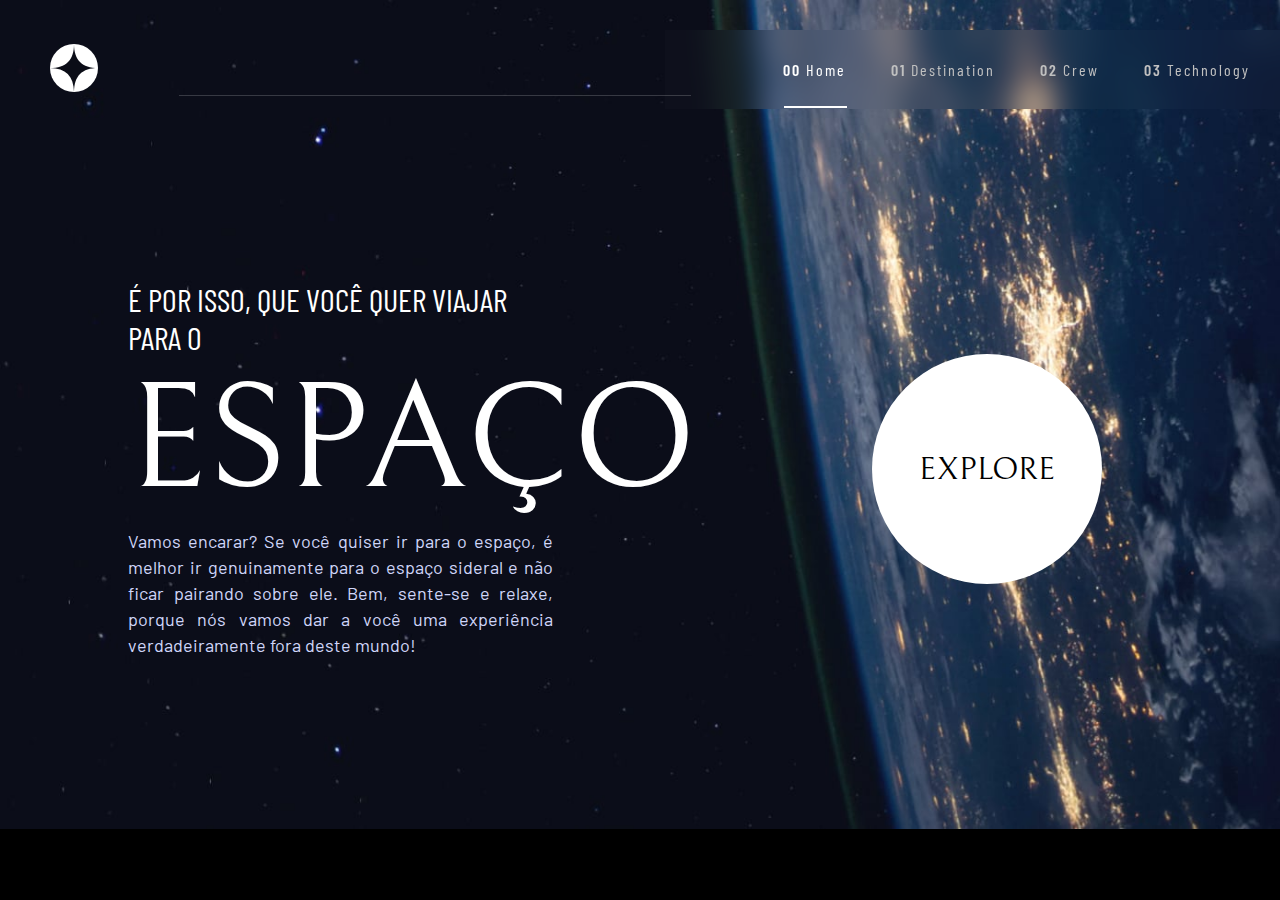
<file: index.html>
<!DOCTYPE html>
<html lang="pt-br">
<head>
  <meta charset="UTF-8">
  <meta http-equiv="X-UA-Compatible" content="IE=edge">
  <meta name="viewport" content="width=device-width, initial-scale=1.0">
  <title>Space-Tourism</title>
  
  <!-- Favicon -->
  <link rel="shortcut icon" href="./assets/favicon-32x32.png" type="image/x-icon">

  <!-- Style-pattern -->
  <link rel="stylesheet" href="./styles/main.css">

  <!-- Styles-pages -->
  <link rel="stylesheet" href="./styles/home.css">

</head>
<body id="index">
  <header>
    <div class="image-header">
      <img src="./assets/shared/logo.svg" alt="star">
    </div>
    
    <div class="feature"></div>
    
    <div class="nav-bar">
      <nav>
        <ul>
          <li>
            <a href="index.html"><span>00</span> Home</a>
          </li>
          <li>
            <a href="destination.html"><span>01</span> Destination</a>
          </li>
          <li>
            <a href="crew.html"><span>02</span> Crew</a>
          </li>
          <li>
            <a href="technology.html"><span>03</span> Technology</a>
          </li>
        </ul>
      </nav>
    </div>

    <div class="hamburguer">
      <img src="./assets/shared/icon-hamburger.svg" alt="menu-hamburguer">
    </div>

    <div class="menu-hamburguer">

      <div class="hamburguer">
        <img src="./assets/shared/icon-close.svg" alt="close-hamburguer">
      </div>

      <div class="nav-hamburguer">
        <nav>
          <ul>
            <li>
              <a href="index.html"><span>00</span> Home</a>
            </li>
            <li>
              <a href="destination.html"><span>01</span> Destination</a>
            </li>
            <li>
              <a href="crew.html"><span>02</span> Crew</a>
            </li>
            <li>
              <a href="technology.html"><span>03</span> Technology</a>
            </li>
          </ul>
        </nav>
      </div>
    </div>
  </header>

  <div class="container">
    <main class="home">
      <section class="space">
        <h1>
          É POR ISSO, QUE VOCÊ QUER VIAJAR PARA O<br>
          <span>ESPAÇO</span>
        </h1>
        
        <p>Vamos encarar? Se você quiser ir para o espaço, é melhor ir genuinamente para o espaço sideral e não ficar pairando sobre ele. Bem, sente-se e relaxe, porque nós vamos dar a você uma experiência verdadeiramente fora deste mundo!</p>
      </section>
      
      <section class="explore">
        <div class="button-explore">

          <div class="hover">
            <a href="destination.html">Explore</a>
          </div>
        
        </div>
      </section>
    </main>
  </div>

  <!-- Script Principal -->
  <script src="./js/index.js"></script>
</body>
</html>
</file>
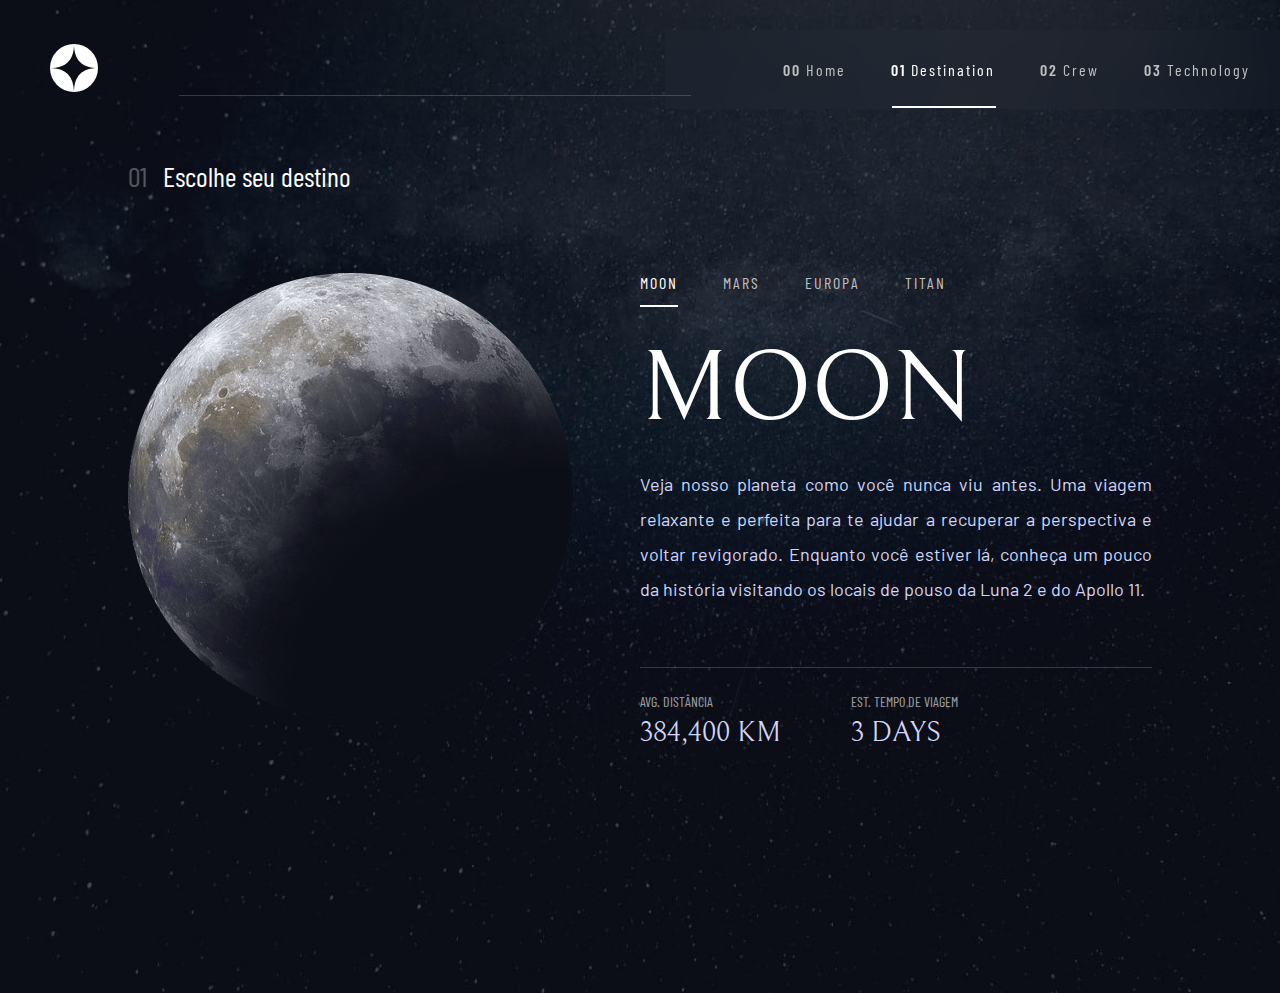
<file: destination.html>
<!DOCTYPE html>
<html lang="pt-br">
<head>
  <meta charset="UTF-8">
  <meta http-equiv="X-UA-Compatible" content="IE=edge">
  <meta name="viewport" content="width=device-width, initial-scale=1.0">
  <title>Space-Tourism</title>
  
  <!-- Favicon -->
  <link rel="shortcut icon" href="./assets/favicon-32x32.png" type="image/x-icon">

  <!-- Style-pattern -->
  <link rel="stylesheet" href="./styles/main.css">

  <!-- Styles-pages -->
  <link rel="stylesheet" href="./styles/destination.css">

</head>
<body id="destination">
  <header>
    <div class="image-header">
      <img src="./assets/shared/logo.svg" alt="star">
    </div>
    
    <div class="feature"></div>
    
    <div class="nav-bar">
      <nav>
        <ul>
          <li>
            <a href="index.html"><span>00</span> Home</a>
          </li>
          <li>
            <a href="destination.html"><span>01</span> Destination</a>
          </li>
          <li>
            <a href="crew.html"><span>02</span> Crew</a>
          </li>
          <li>
            <a href="technology.html"><span>03</span> Technology</a>
          </li>
        </ul>
      </nav>
    </div>

    <div class="hamburguer">
      <img src="./assets/shared/icon-hamburger.svg" alt="menu-hamburguer">
    </div>

    <div class="menu-hamburguer">

      <div class="hamburguer">
        <img src="./assets/shared/icon-close.svg" alt="close-hamburguer">
      </div>

      <div class="nav-hamburguer">
        <nav>
          <ul>
            <li>
              <a href="index.html"><span>00</span> Home</a>
            </li>
            <li>
              <a href="destination.html"><span>01</span> Destination</a>
            </li>
            <li>
              <a href="crew.html"><span>02</span> Crew</a>
            </li>
            <li>
              <a href="technology.html"><span>03</span> Technology</a>
            </li>
          </ul>
        </nav>
      </div>
    </div>
  </header>


  <div class="container">
    <div class="title"><h3>
      <span>01</span> Escolhe seu destino</h3>
    </div>

    <main class="destination">
      <section class="stars">
        <img src="./assets/destination/image-moon.png" alt="Imagem da Lua">
      </section>
      
      <section class="content">
        <div class="header">
          <div class="nav-main">
            <nav>
              <ul>
                <li>
                  <a id="moon" class="active" href="#moon">Moon</a>
                </li>
                <li>
                  <a id="mars" href="#mars">Mars</a>
                </li>
                <li>
                  <a id="europa" href="#europa">Europa</a>
                </li>
                <li>
                  <a id="titan" href="#titan">Titan</a>
                </li>
              </ul>
            </nav>
          </div>
        </div>

        <div class="space-stars" id="moon" >
          <div class="apresentation">
            <h1>Moon</h1>

            <p>Veja nosso planeta como você nunca viu antes. Uma viagem relaxante e perfeita para te ajudar a recuperar a perspectiva e voltar revigorado. Enquanto você estiver lá, conheça um pouco da história visitando os locais de pouso da Luna 2 e do Apollo 11.</p>
          </div>

          <div class="feature-content"></div>
          
          <div class="distance">
            <div class="distance-temp">
              <small>AVG. DISTÂNCIA</small>
              <p>384,400 KM</p>
            </div>
            
            <div class="distance-temp">
              <small>EST. TEMPO DE VIAGEM</small>
              <p>3 DAYS</p>
            </div>
          </div>
        </div>

        <div class="space-stars hidde" id="mars" >

          <div class="apresentation">
            <h1>Mars</h1>

            <p>Não se esqueça de levar suas botas de caminhada. Você precisará deles para enfrentar o Olympus Mons, a montanha planetária mais alta do nosso sistema solar. É duas vezes e meia o tamanho do Everest!</p>
          </div>

          <div class="feature-content"></div>
          
          <div class="distance">
            <div class="distance-temp">
              <small>AVG. DISTÂNCIA</small>
              <p>225 MIL. KM</p>
            </div>
            
            <div class="distance-temp">
              <small>EST. TEMPO DE VIAGEM</small>
              <p>9 meses</p>
            </div>
          </div>
        </div>

        <div class="space-stars hidde" id="europa" >
          <div class="apresentation">
            <h1>Europa</h1>

            <p>A menor das quatro luas galileanas que orbitam Júpiter, Europa é o sonho de qualquer amante do inverno. Com uma superfície gelada, é perfeito para um pouco de patinação no gelo, curling, hóquei ou simplesmente relaxar em sua confortável cabine de inverno.</p>
          </div>

          <div class="feature-content"></div>
          
          <div class="distance">
            <div class="distance-temp">
              <small>AVG. DISTÂNCIA</small>
              <p>628 MIL. KM</p>
            </div>
            
            <div class="distance-temp">
              <small>EST. TEMPO DE VIAGEM</small>
              <p>3 Anos</p>
            </div>
          </div>
        </div>

        <div class="space-stars hidde" id="titan" >
          <div class="apresentation">
            <h1>Titan</h1>

            <p>A única lua conhecida por ter uma atmosfera densa além da Terra, Titã é um lar longe de casa (apenas algumas centenas de graus mais frio!). Como bônus, você obtém vistas impressionantes dos Anéis de Saturno.</p>
          </div>

          <div class="feature-content"></div>
          
          <div class="distance">
            <div class="distance-temp">
              <small>AVG. DISTÂNCIA</small>
              <p>1.6 BIL. KM</p>
            </div>
            
            <div class="distance-temp">
              <small>EST. TEMPO DE VIAGEM</small>
              <p>7 anos</p>
            </div>
          </div>
        </div>
      </section>
    </main>
  </div>

  <!-- Script-Principal -->
  <script src="./js/index.js"></script>

  <!-- Script-Page -->
  <script src="./js/destination.js"></script>
</body>
</html>
</file>
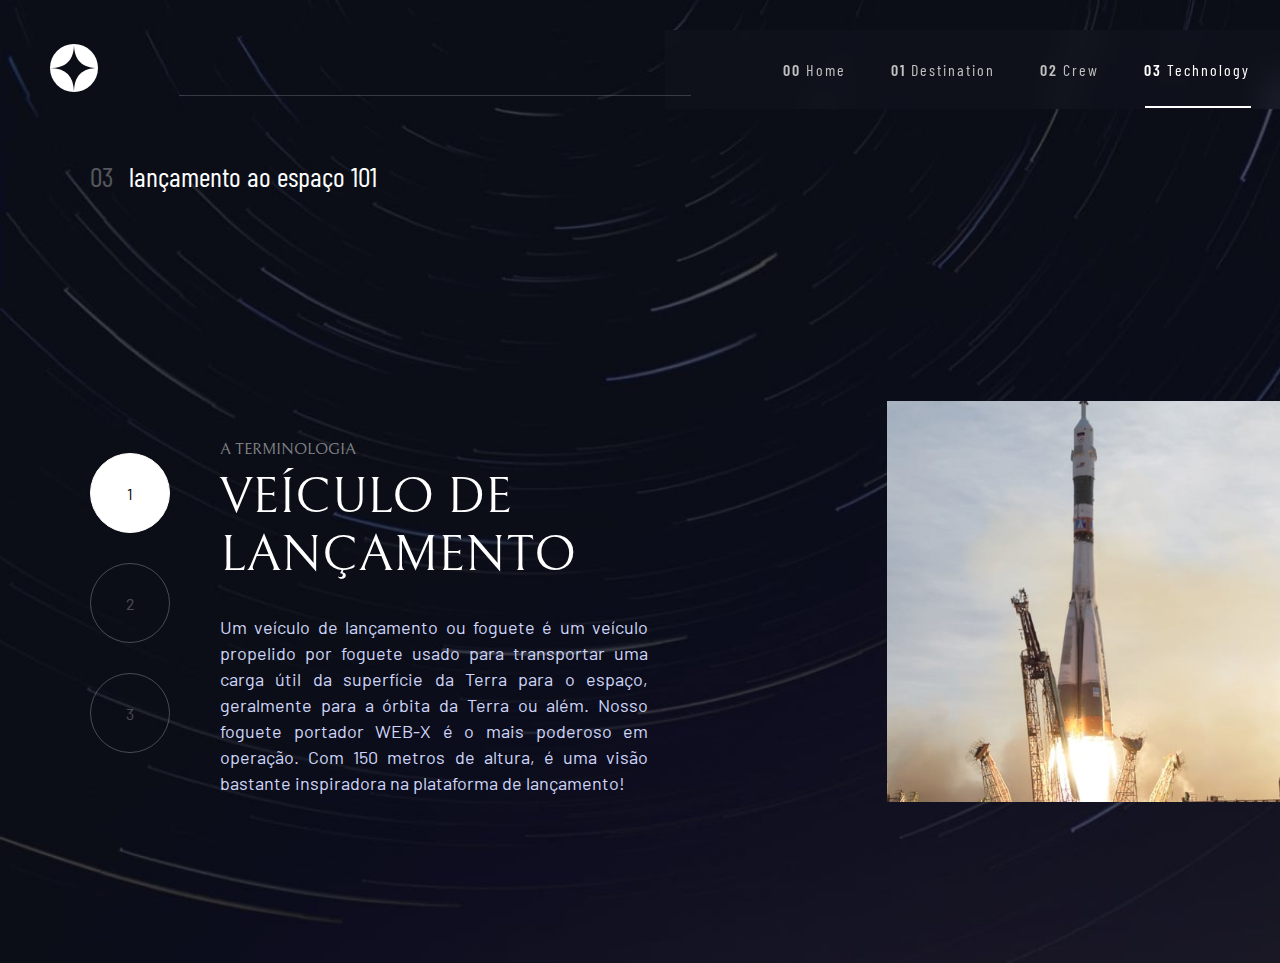
<file: technology.html>
<!DOCTYPE html>
<html lang="pt-br">
<head>
  <meta charset="UTF-8">
  <meta http-equiv="X-UA-Compatible" content="IE=edge">
  <meta name="viewport" content="width=device-width, initial-scale=1.0">
  <title>Space-Tourism</title>
  
  <!-- Favicon -->
  <link rel="shortcut icon" href="./assets/favicon-32x32.png" type="image/x-icon">

  <!-- Style-pattern -->
  <link rel="stylesheet" href="./styles/main.css">

  <!-- Styles-pages -->
  <link rel="stylesheet" href="./styles/technology.css">
  

</head>
<body id="technology">
  <header>
    <div class="image-header">
      <img src="./assets/shared/logo.svg" alt="star">
    </div>
    
    <div class="feature"></div>
    
    <div class="nav-bar">
      <nav>
        <ul>
          <li>
            <a href="index.html"><span>00</span> Home</a>
          </li>
          <li>
            <a href="destination.html"><span>01</span> Destination</a>
          </li>
          <li>
            <a href="crew.html"><span>02</span> Crew</a>
          </li>
          <li>
            <a href="technology.html"><span>03</span> Technology</a>
          </li>
        </ul>
      </nav>
    </div>

    <div class="hamburguer">
      <img src="./assets/shared/icon-hamburger.svg" alt="menu-hamburguer">
    </div>

    <div class="menu-hamburguer">

      <div class="hamburguer">
        <img src="./assets/shared/icon-close.svg" alt="close-hamburguer">
      </div>

      <div class="nav-hamburguer">
        <nav>
          <ul>
            <li>
              <a href="index.html"><span>00</span> Home</a>
            </li>
            <li>
              <a href="destination.html"><span>01</span> Destination</a>
            </li>
            <li>
              <a href="crew.html"><span>02</span> Crew</a>
            </li>
            <li>
              <a href="technology.html"><span>03</span> Technology</a>
            </li>
          </ul>
        </nav>
      </div>
    </div>
  </header>

  <div class="containerr">
    <div class="title">
      <h3>
      <span>03</span> lançamento ao espaço 101
      </h3>
    </div>

    <main class="technology">
      <section class="apresentation-spaceship">
        <div class="display">
          <div class="menu">
            <div class="button active">1</div>
            <div class="button">2</div>
            <div class="button">3</div>
          </div>

          <div>
            <div class="spaceship" id="lauch-vehicle">
              <h1><span>a terminologia</span> <br> veículo de lançamento</h1>
              <p>Um veículo de lançamento ou foguete é um veículo propelido por foguete usado para transportar uma carga útil da superfície da Terra para o espaço, geralmente para a órbita da Terra ou além. Nosso foguete portador WEB-X é o mais poderoso em operação. Com 150 metros de altura, é uma visão bastante inspiradora na plataforma de lançamento!</p>
            </div>
            
            <div class="spaceship hidde" id="spaceport">
              <h1><span>a terminologia</span> <br>espaçoporto </h1>
              <p>Um espaçoporto ou cosmódromo é um local para lançamento (ou recebimento) de espaçonaves, por analogia ao porto marítimo para navios ou aeroporto para aeronaves. Com base no famoso Cabo Canaveral, nosso espaçoporto está idealmente situado para aproveitar a rotação da Terra para o lançamento.</p>
            </div>
            
            <div class="spaceship hidde" id="space-capsule">
              <h1><span>a terminologia</span> <br>cápsula especial </h1>
              <p>
                Uma cápsula espacial é uma espaçonave freqüentemente tripulada que usa uma cápsula de reentrada de corpo cego para reentrar na atmosfera da Terra sem asas. Nossa cápsula é onde você passará seu tempo durante o vôo. Inclui um ginásio espacial, cinema e muitas outras actividades para o manter entretido.</p>
            </div>
            
          </div>

        </div>

        
      </section>

      <section class="photo-spaceship">   
          <picture>
            <source media="(max-width: 1008px)" srcset="./assets/technology/image-launch-vehicle-landscape.jpg">
            <img src="./assets/technology/image-launch-vehicle-portrait.jpg" alt="">
          </picture> 
      </section>
    </main>
  </div>

  <!-- Script-Page -->
  <script src="./js/technology.js"></script>
  
  <!-- Script Principal -->
  <script src="./js/index.js"></script>
  
</body>
</html>
</file>
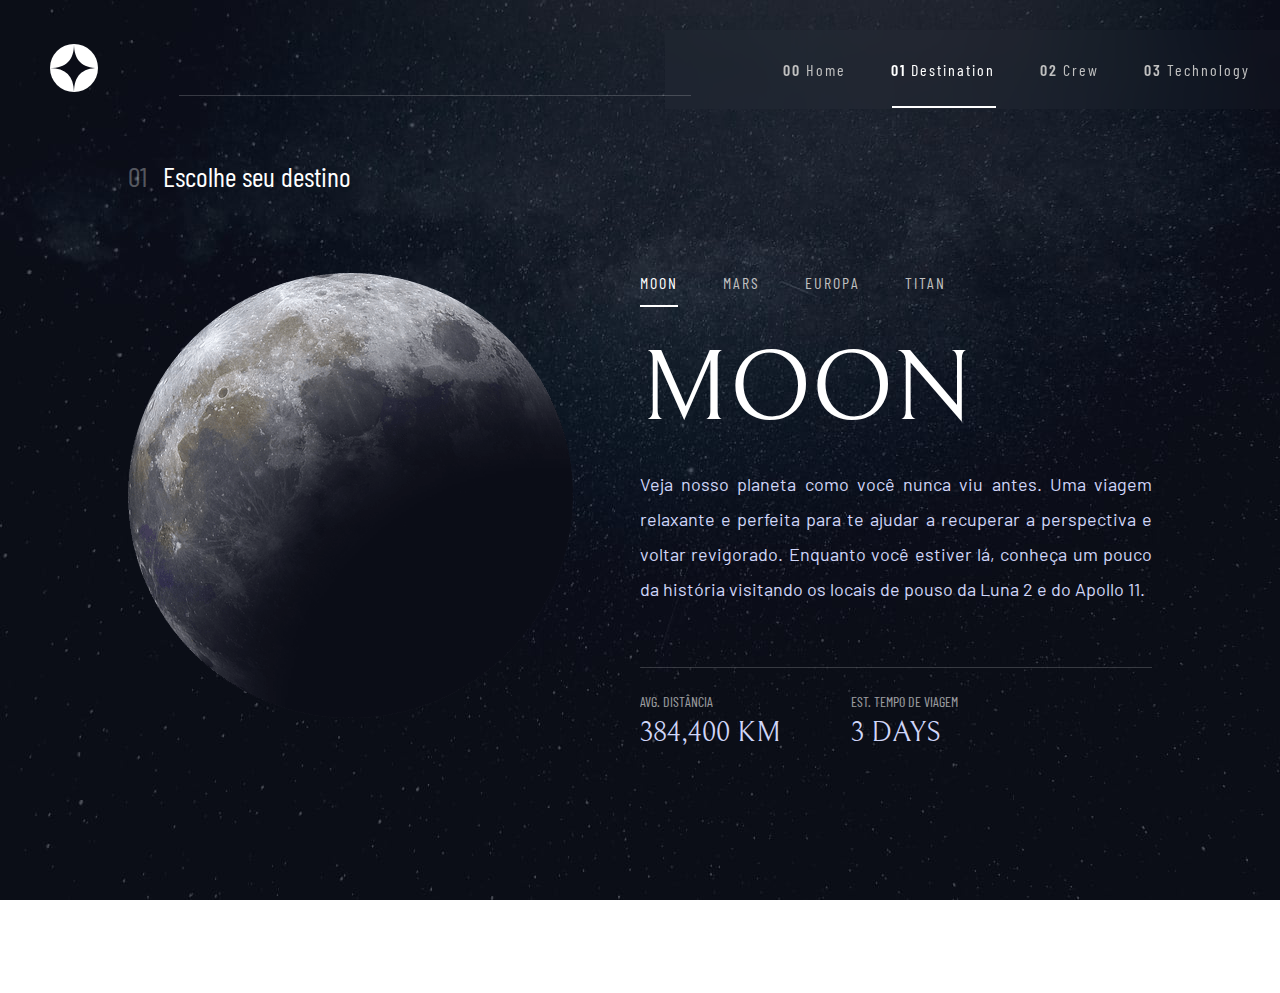
<file: pages/destination.html>
<!DOCTYPE html>
<html lang="pt-br">
<head>
  <meta charset="UTF-8">
  <meta http-equiv="X-UA-Compatible" content="IE=edge">
  <meta name="viewport" content="width=device-width, initial-scale=1.0">
  <title>Space-Tourism</title>
  
  <!-- Favicon -->
  <link rel="shortcut icon" href="/assets/favicon-32x32.png" type="image/x-icon">

  <!-- Style-pattern -->
  <link rel="stylesheet" href="/styles/main.css">

  <!-- Styles-pages -->
  <link rel="stylesheet" href="/styles/pages/destination.css">

</head>
<body id="destination">
  <header>
    <div class="image-header">
      <img src="/assets/shared/logo.svg" alt="star">
    </div>
    
    <div class="feature"></div>
    
    <div class="nav-bar">
      <nav>
        <ul>
          <li>
            <a href="index.html"><span>00</span> Home</a>
          </li>
          <li>
            <a href="destination.html"><span>01</span> Destination</a>
          </li>
          <li>
            <a href="crew.html"><span>02</span> Crew</a>
          </li>
          <li>
            <a href="technology.html"><span>03</span> Technology</a>
          </li>
        </ul>
      </nav>
    </div>

    <div class="hamburguer">
      <img src="/assets/shared/icon-hamburger.svg" alt="menu-hamburguer">
    </div>

    <div class="menu-hamburguer">

      <div class="hamburguer">
        <img src="/assets/shared/icon-close.svg" alt="close-hamburguer">
      </div>

      <div class="nav-hamburguer">
        <nav>
          <ul>
            <li>
              <a href="index.html"><span>00</span> Home</a>
            </li>
            <li>
              <a href="destination.html"><span>01</span> Destination</a>
            </li>
            <li>
              <a href="crew.html"><span>02</span> Crew</a>
            </li>
            <li>
              <a href="technology.html"><span>03</span> Technology</a>
            </li>
          </ul>
        </nav>
      </div>
    </div>
  </header>


  <div class="container">
    <div class="title"><h3>
      <span>01</span> Escolhe seu destino</h3>
    </div>

    <main class="destination">
      <section class="stars">
        <img src="/assets/destination/image-moon.png" alt="Imagem da Lua">
      </section>
      
      <section class="content">
        <div class="header">
          <div class="nav-main">
            <nav>
              <ul>
                <li>
                  <a id="moon" class="active" href="#moon">Moon</a>
                </li>
                <li>
                  <a id="mars" href="#mars">Mars</a>
                </li>
                <li>
                  <a id="europa" href="#europa">Europa</a>
                </li>
                <li>
                  <a id="titan" href="#titan">Titan</a>
                </li>
              </ul>
            </nav>
          </div>
        </div>

        <div class="space-stars" id="moon" >
          <div class="apresentation">
            <h1>Moon</h1>

            <p>Veja nosso planeta como você nunca viu antes. Uma viagem relaxante e perfeita para te ajudar a recuperar a perspectiva e voltar revigorado. Enquanto você estiver lá, conheça um pouco da história visitando os locais de pouso da Luna 2 e do Apollo 11.</p>
          </div>

          <div class="feature-content"></div>
          
          <div class="distance">
            <div class="distance-temp">
              <small>AVG. DISTÂNCIA</small>
              <p>384,400 KM</p>
            </div>
            
            <div class="distance-temp">
              <small>EST. TEMPO DE VIAGEM</small>
              <p>3 DAYS</p>
            </div>
          </div>
        </div>

        <div class="space-stars hidde" id="mars" >

          <div class="apresentation">
            <h1>Mars</h1>

            <p>Não se esqueça de levar suas botas de caminhada. Você precisará deles para enfrentar o Olympus Mons, a montanha planetária mais alta do nosso sistema solar. É duas vezes e meia o tamanho do Everest!</p>
          </div>

          <div class="feature-content"></div>
          
          <div class="distance">
            <div class="distance-temp">
              <small>AVG. DISTÂNCIA</small>
              <p>225 MIL. KM</p>
            </div>
            
            <div class="distance-temp">
              <small>EST. TEMPO DE VIAGEM</small>
              <p>9 meses</p>
            </div>
          </div>
        </div>

        <div class="space-stars hidde" id="europa" >
          <div class="apresentation">
            <h1>Europa</h1>

            <p>A menor das quatro luas galileanas que orbitam Júpiter, Europa é o sonho de qualquer amante do inverno. Com uma superfície gelada, é perfeito para um pouco de patinação no gelo, curling, hóquei ou simplesmente relaxar em sua confortável cabine de inverno.</p>
          </div>

          <div class="feature-content"></div>
          
          <div class="distance">
            <div class="distance-temp">
              <small>AVG. DISTÂNCIA</small>
              <p>628 MIL. KM</p>
            </div>
            
            <div class="distance-temp">
              <small>EST. TEMPO DE VIAGEM</small>
              <p>3 Anos</p>
            </div>
          </div>
        </div>

        <div class="space-stars hidde" id="titan" >
          <div class="apresentation">
            <h1>Titan</h1>

            <p>A única lua conhecida por ter uma atmosfera densa além da Terra, Titã é um lar longe de casa (apenas algumas centenas de graus mais frio!). Como bônus, você obtém vistas impressionantes dos Anéis de Saturno.</p>
          </div>

          <div class="feature-content"></div>
          
          <div class="distance">
            <div class="distance-temp">
              <small>AVG. DISTÂNCIA</small>
              <p>1.6 BIL. KM</p>
            </div>
            
            <div class="distance-temp">
              <small>EST. TEMPO DE VIAGEM</small>
              <p>7 anos</p>
            </div>
          </div>
        </div>
      </section>
    </main>
  </div>

  <!-- Script-Principal -->
  <script src="/scripts/index.js"></script>

  <!-- Script-Page -->
  <script src="/scripts/destination.js"></script>
</body>
</html>
</file>
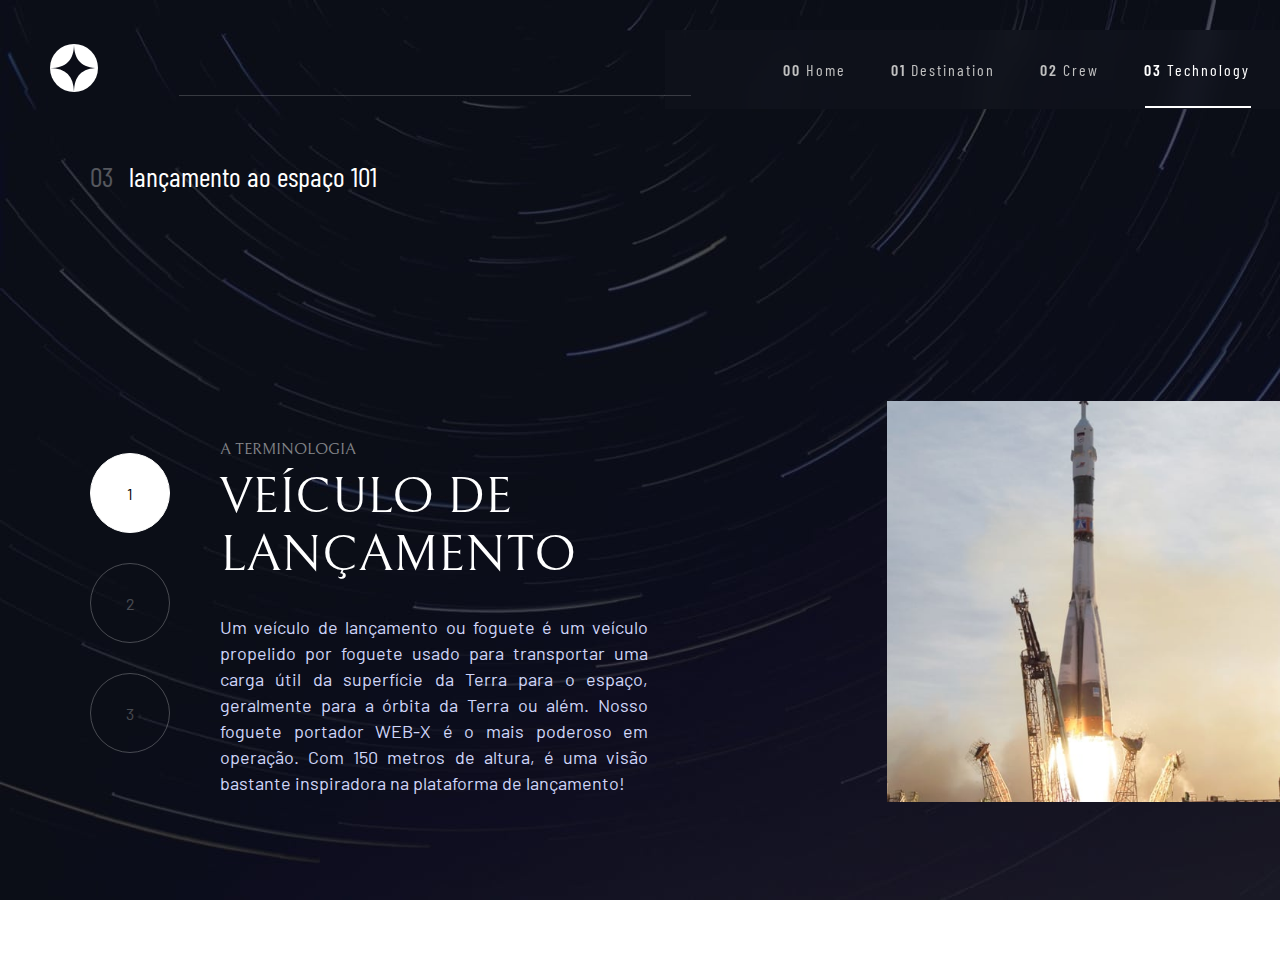
<file: pages/technology.html>
<!DOCTYPE html>
<html lang="pt-br">
<head>
  <meta charset="UTF-8">
  <meta http-equiv="X-UA-Compatible" content="IE=edge">
  <meta name="viewport" content="width=device-width, initial-scale=1.0">
  <title>Space-Tourism</title>
  
  <!-- Favicon -->
  <link rel="shortcut icon" href="/assets/favicon-32x32.png" type="image/x-icon">

  <!-- Style-pattern -->
  <link rel="stylesheet" href="/styles/main.css">

  <!-- Styles-pages -->
  <link rel="stylesheet" href="/styles/pages/technology.css">
  

</head>
<body id="technology">
  <header>
    <div class="image-header">
      <img src="/assets/shared/logo.svg" alt="star">
    </div>
    
    <div class="feature"></div>
    
    <div class="nav-bar">
      <nav>
        <ul>
          <li>
            <a href="index.html"><span>00</span> Home</a>
          </li>
          <li>
            <a href="destination.html"><span>01</span> Destination</a>
          </li>
          <li>
            <a href="crew.html"><span>02</span> Crew</a>
          </li>
          <li>
            <a href="technology.html"><span>03</span> Technology</a>
          </li>
        </ul>
      </nav>
    </div>

    <div class="hamburguer">
      <img src="/assets/shared/icon-hamburger.svg" alt="menu-hamburguer">
    </div>

    <div class="menu-hamburguer">

      <div class="hamburguer">
        <img src="/assets/shared/icon-close.svg" alt="close-hamburguer">
      </div>

      <div class="nav-hamburguer">
        <nav>
          <ul>
            <li>
              <a href="index.html"><span>00</span> Home</a>
            </li>
            <li>
              <a href="destination.html"><span>01</span> Destination</a>
            </li>
            <li>
              <a href="crew.html"><span>02</span> Crew</a>
            </li>
            <li>
              <a href="technology.html"><span>03</span> Technology</a>
            </li>
          </ul>
        </nav>
      </div>
    </div>
  </header>

  <div class="containerr">
    <div class="title">
      <h3>
      <span>03</span> lançamento ao espaço 101
      </h3>
    </div>

    <main class="technology">
      <section class="apresentation-spaceship">
        <div class="display">
          <div class="menu">
            <div class="button active">1</div>
            <div class="button">2</div>
            <div class="button">3</div>
          </div>

          <div>
            <div class="spaceship" id="lauch-vehicle">
              <h1><span>a terminologia</span> <br> veículo de lançamento</h1>
              <p>Um veículo de lançamento ou foguete é um veículo propelido por foguete usado para transportar uma carga útil da superfície da Terra para o espaço, geralmente para a órbita da Terra ou além. Nosso foguete portador WEB-X é o mais poderoso em operação. Com 150 metros de altura, é uma visão bastante inspiradora na plataforma de lançamento!</p>
            </div>
            
            <div class="spaceship hidde" id="spaceport">
              <h1><span>a terminologia</span> <br>espaçoporto </h1>
              <p>Um espaçoporto ou cosmódromo é um local para lançamento (ou recebimento) de espaçonaves, por analogia ao porto marítimo para navios ou aeroporto para aeronaves. Com base no famoso Cabo Canaveral, nosso espaçoporto está idealmente situado para aproveitar a rotação da Terra para o lançamento.</p>
            </div>
            
            <div class="spaceship hidde" id="space-capsule">
              <h1><span>a terminologia</span> <br>cápsula especial </h1>
              <p>
                Uma cápsula espacial é uma espaçonave freqüentemente tripulada que usa uma cápsula de reentrada de corpo cego para reentrar na atmosfera da Terra sem asas. Nossa cápsula é onde você passará seu tempo durante o vôo. Inclui um ginásio espacial, cinema e muitas outras actividades para o manter entretido.</p>
            </div>
            
          </div>

        </div>

        
      </section>

      <section class="photo-spaceship">   
          <picture>
            <source media="(max-width: 1008px)" srcset="/assets/technology/image-launch-vehicle-landscape.jpg">
            <img src="/assets/technology/image-launch-vehicle-portrait.jpg" alt="">
          </picture> 
      </section>
    </main>
  </div>

  <!-- Script-Page -->
  <script src="/scripts/technology.js"></script>
  
  <!-- Script Principal -->
  <script src="/scripts/index.js"></script>
  
</body>
</html>
</file>
<file: styles/main.css>
@charset "UTF-8";

@import url('https://fonts.googleapis.com/css2?family=Barlow&family=Barlow+Condensed&family=Bellefair&display=swap');

* {
  margin: 0;
  padding: 0;
  box-sizing: border-box;
}

:root {
  --color-black: #0B0D17;
  --color-blue-light: #D0D6F9;
  --color-yellow-light: #FFFFFF;

  --font-pattern: 'Barlow', sans-serif;
  --font-condensed: 'Barlow Condensed', sans-serif;
  --font-stars: 'Bellefair', serif;
}

html {
  font-size: 62.5%;
}

body {
  font-size: 1.6rem;
  font-family: var(--font-pattern);

  color: var(--color-yellow-light);
}

/*---------------------------
*standardized
*/

header {
  display: flex;
  justify-content: space-between;
  align-items: center;

  padding-top: 3rem;
  padding-left: 5rem;
}

header .nav-bar {
  position: relative;

  width: 50%;
  padding: 3rem;

  display: flex;
  justify-content: right;

  background: rgba(255, 255, 255, 0.014);
  backdrop-filter: blur(1.5rem);
}

header ul {
  display: flex;
  align-items: center;
  gap: 4.5rem;

  list-style: none;
}

header ul li a{
  position: relative;

  font-family: var(--font-condensed);
  font-weight: 400;

  letter-spacing: .2rem;

  text-decoration: none;

  color: rgb(192, 192, 192);
}

header ul li a.active,
header ul li a:hover{
  color: #ffffff;
}

header ul li a::after {
  position: absolute;
  bottom: -153%;
  left: 1%;

  content: '';

  width: 0;
  height: .2rem;

  background-color: var(--color-yellow-light);
}

header ul li a:hover::after {
  width: 100%;
  height: .2rem;

  transition: width 0.2s;
}

header ul li a.active::after {
  width: 100%;
}

header ul li span {
  font-weight: 600;
}

header .hamburguer {
  display: none;
} 

header .hamburguer img {
  display: none;
}

header .menu-hamburguer {
  display: none;
}

.feature{
  position: absolute;
  top: 10.6%;
  right: 46%;

  height: 0.1rem;
  width: 40%;

  background-color: rgba(255, 255, 255, 0.185);

  z-index: 1;
}

.number {
  font-family: var(--font-stars);
}

.title {
  padding: 5rem 0 8rem 0;
}

.title h3{
  font-size: 2.8rem;
  font-family: var(--font-condensed);
  font-weight: 400;
}

.title h3 span {
  opacity: .3;

  padding-right: 1rem;
}

p {
  color: #D0D6F9;

  line-height: 2.6rem;

  font-family: var(--font-pattern);
  font-size: 1.8rem;
  font-weight: normal;

  text-align: justify;

}

/*-----------------
*Container  
*/

.container {
  width: 80%;
  margin: auto;
}

 @media(max-width: 1130px){

  html {
    font-size: 58.2%;
  }

  header .hamburguer img {
    display: none;
  }

  header .menu-hamburguer {
    display: none;
  }
} 

@media(max-width: 1020px){
  html {
    font-size: 57.2%;
  }

  header .hamburguer img {
    display: none;
  }

  header .menu-hamburguer {
    display: none;
  }
}

@media(max-width: 1008px){
  header .feature {
    display: none;
  }

  header .nav-bar {
    width: 70%;
  }

  header .hamburguer img {
    display: none;
  }

  header .menu-hamburguer {
    display: none;
  }
}

@media(max-width: 768px){
  .title h3 {
    font-size: 2.0rem;
  }

  header .hamburguer img {
    display: none;
  }

  header .menu-hamburguer {
    display: none;
  }
}

@media(max-width: 641px){
  header .nav-bar {
    width: 83%;
  }
}

@media(max-width: 640px){
  body.overflow {
    overflow: hidden;
  }
  
  header {
    width: 90%;
    margin: auto;
  
    padding-left: 0;
  }
  
  header .nav-bar{
    display: none;
  }

  header .hamburguer {
    display: block;
  }

  header .hamburguer img {
    cursor: pointer;

    display: block;
  }
  
  header .menu-hamburguer {
    position: relative;
    position: fixed;
    top: 0;
    right: 0;

    height: 100vh;
    width: 70%;

    background: rgba(255, 255, 255, 0.014);
    backdrop-filter: blur(4rem);

    z-index: 2;

    visibility: hidden;
    opacity: 0;

    display: block;
  }

  header .menu-hamburguer.show {
    visibility: visible;
    opacity: 1;
    transition: 1s
  }

  header .menu-hamburguer div img{
    position: absolute;
    top: 3%;
    right: 10%;

    cursor: pointer;
  }

  header .menu-hamburguer .nav-hamburguer nav {
    padding-top: 10rem;
  }

  header .menu-hamburguer .nav-hamburguer ul {
    display: flex;
    flex-direction: column;
    align-items: center;
    justify-content: center;
  }

  header .menu-hamburguer .nav-hamburguer ul li a {
    font-family: var(--font-condensed);
    font-size: 1.6rem;
    font-weight: 400;

    text-transform: uppercase;
    color: var(--color-yellow-light);
  }

  header ul li a::after {
    bottom: -28%;
  }

  .container {
    width: 90%;

    display: grid;
    align-items: center;
    justify-content: center;
  }
}
</file>
<file: styles/home.css>
body {
  background-image: url('../assets/home/background-home-desktop.jpg');
  background-repeat: no-repeat;
  background-size: cover;
  background-color: black;
}


/*-------------------
*Content-home
*/

.home {
  display: grid;
  grid-template-columns: 1fr 1fr;
  grid-template-rows: 80vh;
  justify-content: center;
  align-items: center;
}

/*-------------------
*Section-space  
*/

.space {
  width: 75%;
}

.space h1 {
  text-align: start;

  font-family: var(--font-condensed);
  font-weight: 400;

}

.space h1 span {
  font-size: 15rem;
  font-family: var(--font-stars);
}


/*---------------------
*Section-explore
*/

.explore {
  display: flex;
  justify-content: right;

}

.button-explore a {
  position: relative;

  width: 23rem;
  height: 23rem;

  clip-path: circle();

  background-color: var(--color-yellow-light);

  display: flex;
  align-items: center;
  justify-content: center;

  font-size: 3.2rem;
  font-family: var(--font-stars);

  color: black;

  text-decoration: none;
  text-transform: uppercase;

  z-index: 1;
}

.button-explore a:hover {
  height: 21rem;
  width: 21rem;

  transition: all 0.5s;
}

.button-explore .hover {
  width: 33rem;
  height: 33rem;

  clip-path: circle();

  position: relative;

  display: flex;
  justify-content: center;
  align-items: center;
}

.button-explore .hover::before {
  position: absolute;

  content: " ";

  width: 0;
  height: 0;

  clip-path: circle();


  z-index: 0;
}

.button-explore .hover:hover::before {
  width: 100%;
  height: 100%;

  background-color: rgba(255, 255, 255, 0.212);

  clip-path: circle();

  transition: all 1.5s;
}

@media(max-width: 1008px){
  .home {
    display: flex;
    flex-direction: column;
    align-items: center;
    justify-content: center;

    margin-top: 9.5rem
  }

  .space h1, p {
    text-align: center;
  }

  .space h1 span {
    text-align: center;
    font-size: 12rem;
  }

  .button-explore a {
    width: 20rem;
    height: 20rem;
  }

}

@media(max-width: 768px){
  body {
    background-image: url('../assets/home/background-home-tablet.jpg');
  }

  .space h1 {
    font-size: 2rem;

    padding-bottom: 1.5rem;
  }

  .space spam {
    padding-top: 1rem;
  }

  .space p {
    font-size: 1.6rem;
  }

  .explore {
    justify-content: center;
    align-items: center;

    margin-top: 5rem;
  }
}

@media(max-width: 641px){
  body {
    background-image: url('../assets/home/background-home-mobile.jpg');
  }

  .space h1 span {
  font-size: 10rem;
}
}

@media(max-width: 640px){
  body {
    background-size: cover;
    background-clip: content-box;
  }

  .container .home {
    margin-top: 5rem;
  }

  .home .space {
    width: 100%;

    display: grid;
  }

  .home .space h1 {
    font-size: 1.6rem;

    display: grid;
    gap: 1.6rem;
  }

  .home .space h1 span {
    font-size: 8rem;
  }

  .home .space p {
    line-height: 2.5rem;
    font-size: 1.5rem;
  }

  .explore .button-explore {
    margin-top: 5rem;
  }

  .explore .button-explore a {
    width: 15rem;
    height: 15rem;

    font-size: 2rem;
  }

  .button-explore .hover:hover::before {
    width: 70%;
    height: 70%;

    transition: all 1s;
  }

  .button-explore .hover {
    height: 0rem;

    clip-path: none;
  }
}
</file>
<file: styles/destination.css>
body {
  background-image: url('../assets/destination/background-destination-desktop.jpg');
  background-repeat: no-repeat;
  background-size: cover;
  background-color: black;
}

/*----------------
*Destination 
*/

.destination{
  display: grid;
  grid-template-columns: 1fr 1fr;
  grid-template-rows: 80vh;
  justify-content: center;
}

/*----------------
*Header-main  
*/

.header {
  display: flex;
  justify-content: space-between;
  align-items: center;
}

.header ul {
  display: flex;
  align-items: center;
  gap: 4.5rem;

  list-style: none;
}

.header ul li a{
  position: relative;

  font-family: var(--font-condensed);
  font-weight: 400;

  letter-spacing: .2rem;

  text-decoration: none;
  text-transform: uppercase;

  color: rgb(192, 192, 192);
}

.header ul li a.active,
.header ul li a:hover{
  color: #ffffff;
}

.header ul li a::after {
  position: absolute;
  bottom: -80%;
  left: 1%;

  content: '';

  width: 0;
  height: .2rem;

  background-color: var(--color-yellow-light);
}

.header ul li a:hover::after {
  width: 100%;
  height: .2rem;

  transition: width 0.2s;
}

.header ul li a.active::after {
  width: 100%;
}

/*------------------
*Content-main  
*/

.content {
  display: flex;
  flex-direction: column;
  gap: 4rem;

  margin: 0 auto;
}

.space-stars {
  transition: cubic-bezier(1s);
}

.space-stars.hidde {
  visibility: hidden;
  display: none;
}

.apresentation {
  display: grid;
  gap: 2rem;
}

.apresentation h1 {
  font-family: var(--font-stars);
  font-size: 10rem;
  font-weight: 400;

  color: var(--color-yellow-light);

  text-transform: uppercase;
}

.apresentation p {
  line-height: 3.5rem;
}

.feature-content {
  height: 0.1rem;
  width: 100%;

  margin: 6rem 0 2.5rem 0;

  background-color: rgba(255, 255, 255, 0.185);
}

.distance {
  display: flex;
  justify-content: left;
  align-items: center;
  gap: 7rem
}

.distance small{
  font-family: var(--font-condensed);
  font-size: 1.4rem;

  opacity: .6;
}

.distance p {
  font-family: var(--font-stars);
  font-size: 2.8rem;
  font-weight: 400;
}

.distance-temp {
  display: grid;
  gap: 1rem;

  text-transform: uppercase;
}


@media (max-width: 1130px){
  .destination {
    align-items: center;
  }

  .stars img {
    width: 30rem; 
  } 

  .space-stars .feature-content {
    margin: 4rem 0 2.2rem 0;
  }
}

@media(max-width: 1008px){
  body {
    background-image: url('./assets/destination/background-destination-tablet.jpg');
    background-size: cover;
  }

  .destination {
    display: flex;
    flex-direction: column;
    align-items: center;
    justify-content: center;  
  }

  .content {
    display:flex;
    flex-direction: column;
    align-items: center;
    justify-content:center
  }

  .stars {
    margin-bottom: 6rem;
  }

  .space-stars h1,p {
    display:flex;
    flex-direction: column;
    align-items: center;
    justify-content:center;

    text-align: center;
  }

  .space-stars .distance {
    justify-content: center;
  }

  .distance {
    padding-bottom: 4rem
  }
}

@media(max-width: 768px){
  body {
    background-size: cover;
  }

  .title {
    padding: 4rem 0 6rem 0;
  }
  
  .header nav ul li a {
    font-size: 1.6rem;
  }

  .apresentation h1 {
    font-size: 8rem;
  }

  .apresentation p {
    font-size: 1.6rem;
  }

  .distance p {
    font-size: 2.8rem;
  }
}

@media(max-width: 640px){
  body {
    background-image: url('../assets/destination/background-destination-mobile.jpg');
    background-size: cover;
  }

  .container h3 {
    text-align: center;

    font-size: 1.6rem;
  }

  .header nav ul li a {
    font-size: 1.4rem;
  }

  .apresentation {
    margin-top: 2rem;
  }

  .apresentation h1 {
    font-size: 5.6rem;
  }

  .apresentation p {
    font-size: 1.5rem;
  }

  .feature-content {
    margin: 3.2rem 0;
  }

  .distance {
    flex-direction: column;
    justify-content: center;
    gap: 3.2rem;

    padding-top: 0.4rem;
  }

  .distance small {
    font-size: 1.4rem;
  }

  .distance p {
    font-size: 2.8rem;
  }

  .distance-temp {
    display: flex;
    flex-direction: inherit;
    align-items: center;
    justify-content: center;
  }
}
</file>
<file: styles/technology.css>
body {
  background-image: url('../assets/technology/background-technology-desktop.jpg');
  background-repeat: no-repeat;
  background-size: cover;
  background-color: black;
}

.title {
  padding: 5rem 0 5rem 0;
}

div.containerr {
  margin-left: 9rem;
}

.technology{
  display: grid;
  grid-template-columns: 1fr 33%;
  grid-template-rows: 80vh;
  justify-content: center;
  align-items: center;
}

.spaceship.hidde {
  visibility: hidden;
  display: none;
  opacity: 0;
}

.spaceship h1 {
  font-size: 5.1rem;
  font-weight: 400;
  font-family: var(--font-stars);

  padding-bottom: 3rem;

  text-transform: uppercase;

}

.spaceship h1 span {
  font-size: 1.6rem;
  
  opacity: .5;
}

.photo-spaceship {
 width: 100%;
}

.photo-spaceship img{
  width: 100%;
 }

.display {
  display: flex;
  align-items: center;
  justify-content: center;
  gap: 5rem;

  width: 70%;
}

.menu {
  display: grid;
  align-items: center;
  justify-content: center;
  grid-auto-rows: 11rem;
}

.button {
  height: 8rem;
  width: 8rem;

  color: #FFFFFF;

  border: .1rem solid var(--color-yellow-light);

  border-radius: 5rem;

  opacity: .25;

  display: flex;
  align-items: center;
  justify-content: center;

  cursor: pointer;
}

.button:hover {
  border: .1rem solid #FFFFFF;
  background-color: #FFFFFF;
  color: black;
  opacity: 1;
}

.button.active {
  border: .1rem solid #FFFFFF;
  background-color: #FFFFFF;
  color: black;
  opacity: 1;
}

@media(max-width: 1130px){

  .display .spaceship h1 {
    font-size: 4rem;
  }
}

@media(max-width: 1040px){
  header .nav-bar {
    width: 50.9%;
  }

}

@media(max-width: 1008px){
  body {
    background-image: url('../assets/technology/background-technology-tablet.jpg');
    background-size: cover;
  }

  div.containerr {
    margin: 0
  }

  .technology {
    display: flex;
    flex-direction: column-reverse;
    align-items: center;
    justify-content: center;
  }

  .photo-spaceship {
    margin-bottom: 4rem;
  }

  .display {
    display: flex;
    flex-direction: column;
    align-items: center;
    justify-content: center;
    gap: 1rem;

    margin: auto;
  }

  .display .spaceship {
    text-align: center;
  }

  .display .spaceship p {
    text-align: center;

    padding-bottom: 5rem;
  }

  .menu {
    grid-template-columns: 1fr 1fr 1fr;
    gap: 2rem;
  }
}

@media(max-width: 768px){
  body {
    background-size: cover;
  }

  .title {
    padding: 4rem 0 6rem 0;
  }


  header .nav-bar {
    width: 70%;
  }

  .display .spaceship h1{
    font-size: 3.2rem;
  }

  .display .spaceship h1 span{
    font-size: 1.6rem;
  }

  .display .spaceship p{
    font-size: 1.6rem;
  }
  .button {
    height: 6rem;
    width: 6rem;
  }
}

@media(max-width: 641px){
  body {
    background-image: url('../assets/technology/background-technology-mobile.jpg');
    background-size: cover;
  }

  header .nav-bar {
    width: 83%;
  }

  .title {
    padding-left: 6rem;
  }
}

@media(max-width: 640px){
  header .nav-bar {
    display: none;
  }

  .containerr .title {
    padding-left: 0;
  }

  .containerr .title h3 {
    text-align: center;

    font-size: 1.6rem;
  }

  .menu .button {
    width: 4rem;
    height: 4rem;
  }

  .display .spaceship h1 {
    font-size: 2.4rem;
  }

  .display .spaceship h1 span {
    font-size: 1.4rem;
  }

  .display .spaceship p{
    font-size: 1.5rem;
  }
}
</file>
<file: styles/pages/destination.css>
body {
  background-image: url('/assets/destination/background-destination-desktop.jpg');

  background-repeat: no-repeat;
}

/*----------------
*Destination 
*/

.destination{
  display: grid;
  grid-template-columns: 1fr 1fr;
  grid-template-rows: 80vh;
  justify-content: center;
}

/*----------------
*Header-main  
*/

.header {
  display: flex;
  justify-content: space-between;
  align-items: center;
}

.header ul {
  display: flex;
  align-items: center;
  gap: 4.5rem;

  list-style: none;
}

.header ul li a{
  position: relative;

  font-family: var(--font-condensed);
  font-weight: 400;

  letter-spacing: .2rem;

  text-decoration: none;
  text-transform: uppercase;

  color: rgb(192, 192, 192);
}

.header ul li a.active,
.header ul li a:hover{
  color: #ffffff;
}

.header ul li a::after {
  position: absolute;
  bottom: -80%;
  left: 1%;

  content: '';

  width: 0;
  height: .2rem;

  background-color: var(--color-yellow-light);
}

.header ul li a:hover::after {
  width: 100%;
  height: .2rem;

  transition: width 0.2s;
}

.header ul li a.active::after {
  width: 100%;
}

/*------------------
*Content-main  
*/

.content {
  display: flex;
  flex-direction: column;
  gap: 4rem;

  margin: 0 auto;
}

.space-stars {
  transition: cubic-bezier(1s);
}

.space-stars.hidde {
  visibility: hidden;
  display: none;
}

.apresentation {
  display: grid;
  gap: 2rem;
}

.apresentation h1 {
  font-family: var(--font-stars);
  font-size: 10rem;
  font-weight: 400;

  color: var(--color-yellow-light);

  text-transform: uppercase;
}

.apresentation p {
  line-height: 3.5rem;
}

.feature-content {
  height: 0.1rem;
  width: 100%;

  margin: 6rem 0 2.5rem 0;

  background-color: rgba(255, 255, 255, 0.185);
}

.distance {
  display: flex;
  justify-content: left;
  align-items: center;
  gap: 7rem
}

.distance small{
  font-family: var(--font-condensed);
  font-size: 1.4rem;

  opacity: .6;
}

.distance p {
  font-family: var(--font-stars);
  font-size: 2.8rem;
  font-weight: 400;
}

.distance-temp {
  display: grid;
  gap: 1rem;

  text-transform: uppercase;
}


@media (max-width: 1130px){
  .destination {
    align-items: center;
  }

  .stars img {
    width: 30rem; 
  } 

  .space-stars .feature-content {
    margin: 4rem 0 2.2rem 0;
  }
}

@media(max-width: 1008px){
  body {
    background-image: url('/assets/destination/background-destination-tablet.jpg');
    background-size: 111rem;
  }

  .destination {
    display: flex;
    flex-direction: column;
    align-items: center;
    justify-content: center;  
  }

  .content {
    display:flex;
    flex-direction: column;
    align-items: center;
    justify-content:center
  }

  .stars {
    margin-bottom: 6rem;
  }

  .space-stars h1,p {
    display:flex;
    flex-direction: column;
    align-items: center;
    justify-content:center;

    text-align: center;
  }

  .space-stars .distance {
    justify-content: center;
  }

  .distance {
    padding-bottom: 4rem
  }
}

@media(max-width: 768px){
  body {
    background-size: 83.9rem;
  }

  .title {
    padding: 4rem 0 6rem 0;
  }
  
  .header nav ul li a {
    font-size: 1.6rem;
  }

  .apresentation h1 {
    font-size: 8rem;
  }

  .apresentation p {
    font-size: 1.6rem;
  }

  .distance p {
    font-size: 2.8rem;
  }
}

@media(max-width: 640px){
  .container h3 {
    text-align: center;

    font-size: 1.6rem;
  }

  .header nav ul li a {
    font-size: 1.4rem;
  }

  .apresentation {
    margin-top: 2rem;
  }

  .apresentation h1 {
    font-size: 5.6rem;
  }

  .apresentation p {
    font-size: 1.5rem;
  }

  .feature-content {
    margin: 3.2rem 0;
  }

  .distance {
    flex-direction: column;
    justify-content: center;
    gap: 3.2rem;

    padding-top: 0.4rem;
  }

  .distance small {
    font-size: 1.4rem;
  }

  .distance p {
    font-size: 2.8rem;
  }

  .distance-temp {
    display: flex;
    flex-direction: inherit;
    align-items: center;
    justify-content: center;
  }
}
</file>
<file: styles/pages/technology.css>
body {
  background-image: url('/assets/technology/background-technology-desktop.jpg');
  background-repeat: no-repeat;
}

.title {
  padding: 5rem 0 5rem 0;
}

div.containerr {
  margin-left: 9rem;
}

.technology{
  display: grid;
  grid-template-columns: 1fr 33%;
  grid-template-rows: 80vh;
  justify-content: center;
  align-items: center;
}

.spaceship.hidde {
  visibility: hidden;
  display: none;
  opacity: 0;
}

.spaceship h1 {
  font-size: 5.1rem;
  font-weight: 400;
  font-family: var(--font-stars);

  padding-bottom: 3rem;

  text-transform: uppercase;

}

.spaceship h1 span {
  font-size: 1.6rem;
  
  opacity: .5;
}

.photo-spaceship {
 width: 100%;
}

.photo-spaceship img{
  width: 100%;
 }

.display {
  display: flex;
  align-items: center;
  justify-content: center;
  gap: 5rem;

  width: 70%;
}

.menu {
  display: grid;
  align-items: center;
  justify-content: center;
  grid-auto-rows: 11rem;
}

.button {
  height: 8rem;
  width: 8rem;

  color: #FFFFFF;

  border: .1rem solid var(--color-yellow-light);

  border-radius: 5rem;

  opacity: .25;

  display: flex;
  align-items: center;
  justify-content: center;

  cursor: pointer;
}

.button:hover {
  border: .1rem solid #FFFFFF;
  background-color: #FFFFFF;
  color: black;
  opacity: 1;
}

.button.active {
  border: .1rem solid #FFFFFF;
  background-color: #FFFFFF;
  color: black;
  opacity: 1;
}

@media(max-width: 1130px){

  .display .spaceship h1 {
    font-size: 4rem;
  }
}

@media(max-width: 1040px){
  header .nav-bar {
    width: 50.9%;
  }

}

@media(max-width: 1008px){
  body {
    background-image: url('/assets/technology/background-technology-tablet.jpg');
    background-size: 111rem;
  }

  div.containerr {
    margin: 0
  }

  .technology {
    display: flex;
    flex-direction: column-reverse;
    align-items: center;
    justify-content: center;
  }

  .photo-spaceship {
    margin-bottom: 4rem;
  }

  .display {
    display: flex;
    flex-direction: column;
    align-items: center;
    justify-content: center;
    gap: 1rem;

    margin: auto;
  }

  .display .spaceship {
    text-align: center;
  }

  .display .spaceship p {
    text-align: center;

    padding-bottom: 5rem;
  }

  .menu {
    grid-template-columns: 1fr 1fr 1fr;
    gap: 2rem;
  }
}

@media(max-width: 768px){
  body {
    background-size: 83.9rem;
  }

  .title {
    padding: 4rem 0 6rem 0;
  }


  header .nav-bar {
    width: 70%;
  }

  .display .spaceship h1{
    font-size: 3.2rem;
  }

  .display .spaceship h1 span{
    font-size: 1.6rem;
  }

  .display .spaceship p{
    font-size: 1.6rem;
  }
  .button {
    height: 6rem;
    width: 6rem;
  }
}

@media(max-width: 641px){
  header .nav-bar {
    width: 83%;
  }

  .title {
    padding-left: 6rem;
  }
}

@media(max-width: 640px){
  header .nav-bar {
    display: none;
  }

  .containerr .title {
    padding-left: 0;
  }

  .containerr .title h3 {
    text-align: center;

    font-size: 1.6rem;
  }

  .menu .button {
    width: 4rem;
    height: 4rem;
  }

  .display .spaceship h1 {
    font-size: 2.4rem;
  }

  .display .spaceship h1 span {
    font-size: 1.4rem;
  }

  .display .spaceship p{
    font-size: 1.5rem;
  }
}
</file>
